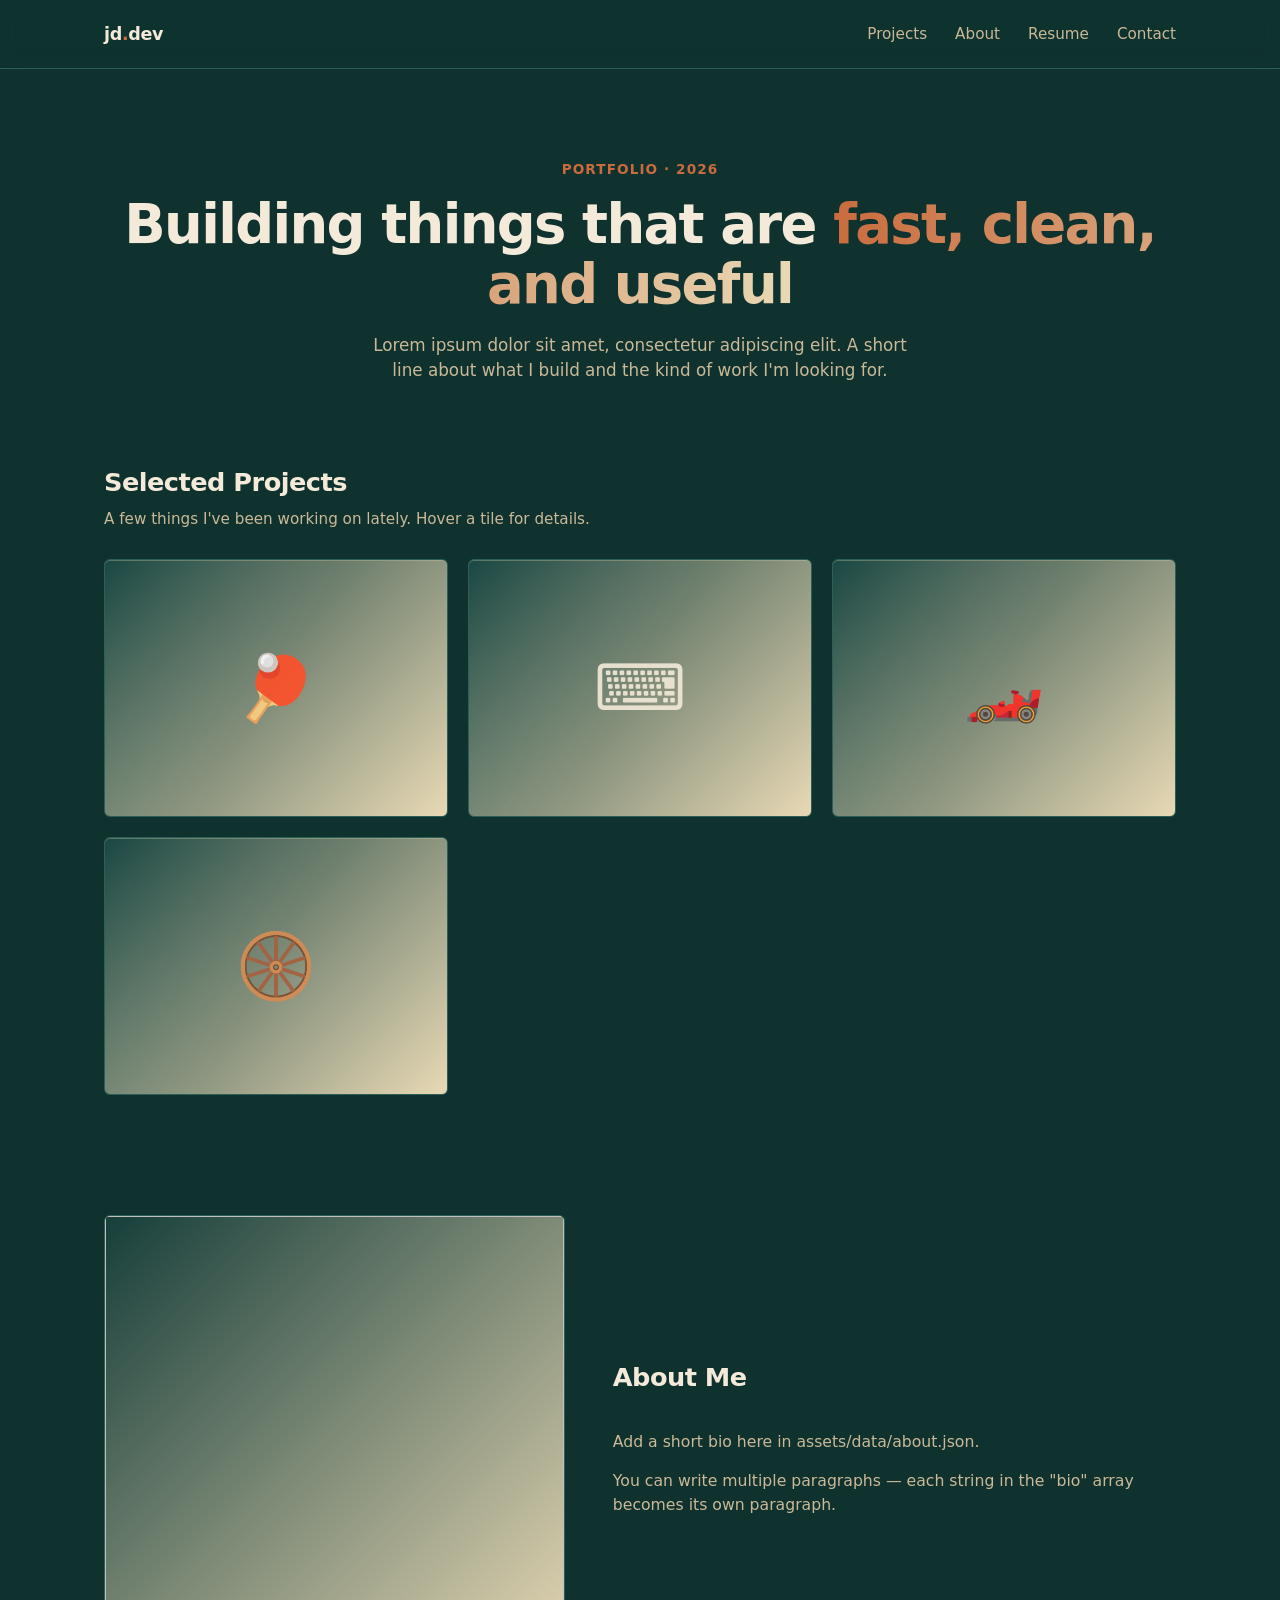
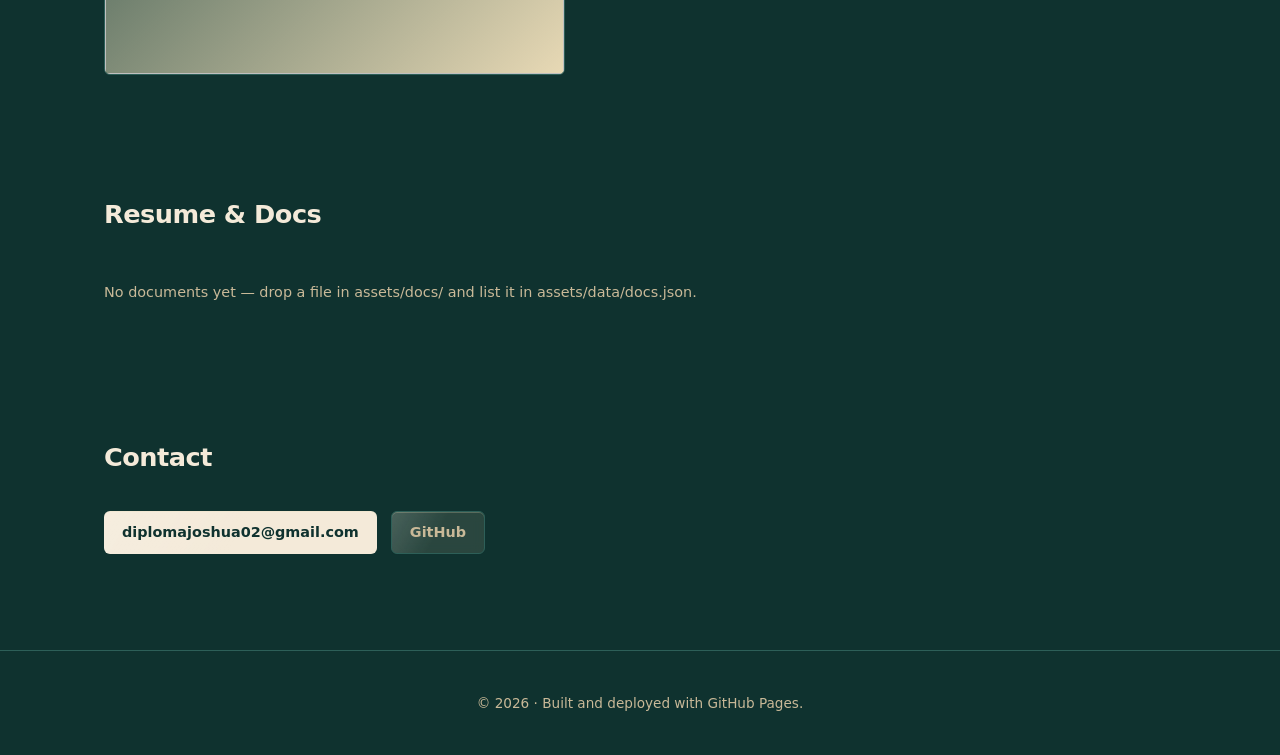
<file: index.html>
<!DOCTYPE html>
<html lang="en">
<head>
  <meta charset="UTF-8" />
  <meta name="viewport" content="width=device-width, initial-scale=1.0" />
  <title>Portfolio</title>
  <link rel="stylesheet" href="assets/css/style.css" />
</head>
<body>
  <header class="site-header">
    <div class="wrap">
      <a href="#" class="logo">jd<span>.</span>dev</a>
      <ul class="site-nav">
        <li><a href="#projects">Projects</a></li>
        <li><a href="#about">About</a></li>
        <li><a href="#docs">Resume</a></li>
        <li><a href="#contact">Contact</a></li>
      </ul>
    </div>
  </header>

  <section class="hero">
    <div class="wrap">
      <span class="eyebrow">Portfolio · 2026</span>
      <h1>Building things that are <em>fast, clean, and useful</em></h1>
      <p>Lorem ipsum dolor sit amet, consectetur adipiscing elit. A short line about what I build and the kind of work I'm looking for.</p>
    </div>
  </section>

  <section class="projects-section" id="projects">
    <div class="wrap">
      <div class="section-heading">
        <div>
          <h2>Selected Projects</h2>
          <p>A few things I've been working on lately. Hover a tile for details.</p>
        </div>
      </div>

      <div class="project-grid" data-project-grid></div>
    </div>
  </section>

  <section class="about-section" id="about">
    <div class="wrap about-grid">
      <div class="about-media">
        <img data-about-photo alt="" hidden />
      </div>
      <div class="about-body">
        <div class="section-heading">
          <div>
            <h2 data-about-heading>About Me</h2>
          </div>
        </div>
        <div data-about-bio></div>
      </div>
    </div>
  </section>

  <section class="docs-section" id="docs">
    <div class="wrap">
      <div class="section-heading">
        <div>
          <h2>Resume &amp; Docs</h2>
        </div>
      </div>
      <div class="docs-list" data-docs-list></div>
    </div>
  </section>

  <section class="contact-section" id="contact">
    <div class="wrap">
      <div class="section-heading">
        <div>
          <h2>Contact</h2>
        </div>
      </div>
      <div class="contact-links" data-contact-links></div>
    </div>
  </section>

  <footer class="site-footer">
    <div class="wrap">
      <p>&copy; 2026 · Built and deployed with GitHub Pages.</p>
    </div>
  </footer>

  <script src="assets/js/content.js"></script>
</body>
</html>
</file>
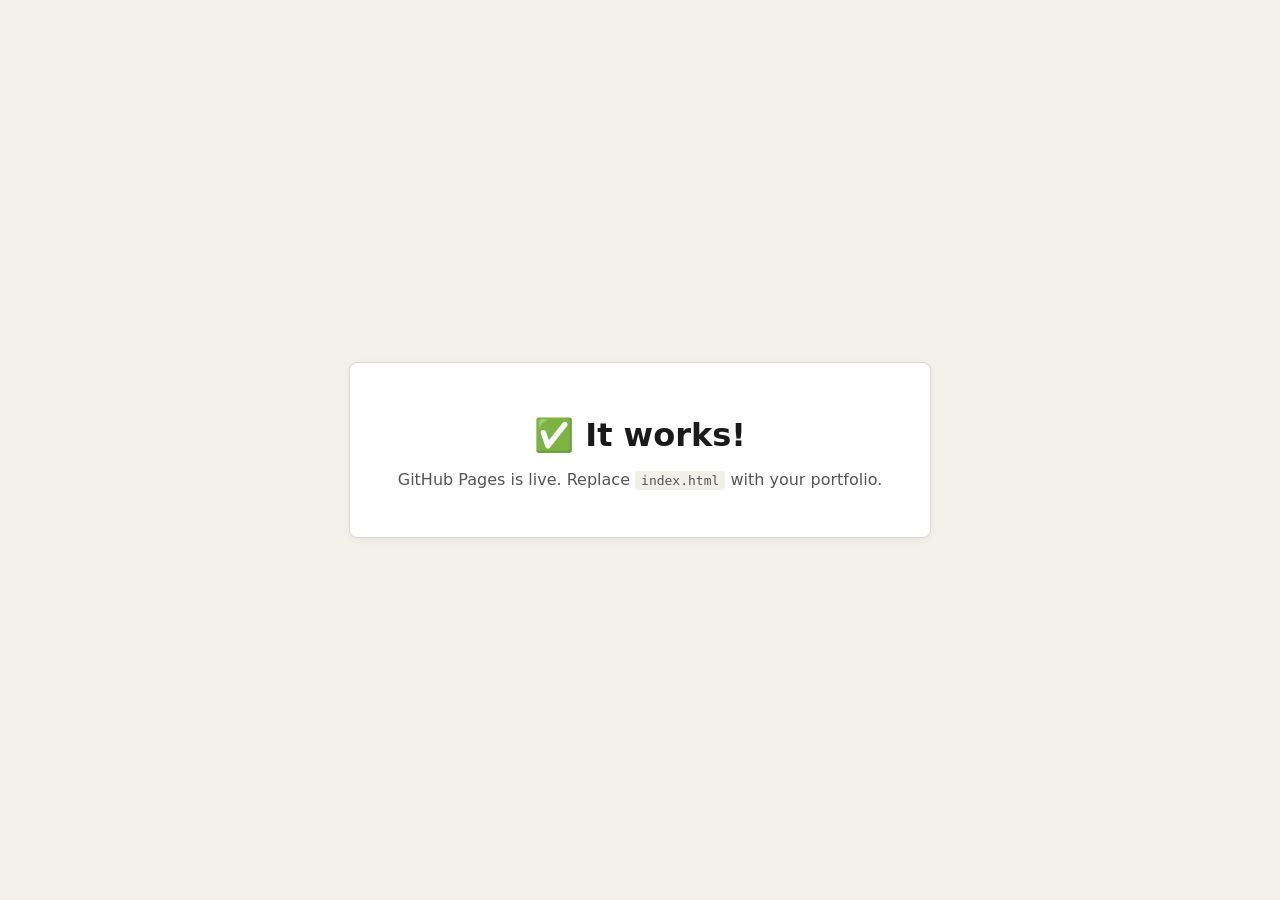
<file: root/index.html>
<!DOCTYPE html>
<html lang="en">
<head>
  <meta charset="UTF-8" />
  <meta name="viewport" content="width=device-width, initial-scale=1.0" />
  <title>GitHub Pages Test</title>
  <style>
    body {
      font-family: system-ui, -apple-system, sans-serif;
      background: #f4f1ea;
      color: #1a1a1a;
      display: flex;
      align-items: center;
      justify-content: center;
      height: 100vh;
      margin: 0;
      text-align: center;
    }
    .card {
      padding: 2rem 3rem;
      border: 1px solid #ddd8cc;
      border-radius: 8px;
      background: #fff;
      box-shadow: 0 2px 8px rgba(0,0,0,0.05);
    }
    h1 {
      margin-bottom: 0.5rem;
    }
    p {
      color: #555;
    }
    code {
      background: #f0efe8;
      padding: 2px 6px;
      border-radius: 4px;
    }
  </style>
</head>
<body>
  <div class="card">
    <h1>✅ It works!</h1>
    <p>GitHub Pages is live. Replace <code>index.html</code> with your portfolio.</p>
  </div>
</body>
</html>
</file>
<file: assets/css/style.css>
:root {
  --bg: #0f322f;
  --bg-alt: #0a2624;
  --surface: #163e3a;
  --surface-hover: #1c4b45;
  --border: #2d5f58;
  --text: #f4ead9;
  --text-muted: #c9b998;
  --accent: #c96b3d;
  --accent-2: #e8d9b5;
  --radius: 6px;
  --max-width: 1120px;

  --fallback-gradient: linear-gradient(135deg, #163e3a, #e8d9b5);

  /* Shared glass/mirror treatment for buttons and card-like surfaces:
     a frosted translucent base, a soft diagonal sheen, and a hairline
     highlight along the top edge to fake a glass bevel. */
  --glass-bg: rgba(232, 217, 181, 0.12);
  --glass-sheen: linear-gradient(120deg, rgba(255, 255, 255, 0.15), rgba(255, 255, 255, 0) 50%);
  --glass-border: rgba(232, 217, 181, 0.25);

  /* Project tiles slide a scrim over arbitrary cover photos for legibility —
     it stays dark regardless of theme, so its text/link colors are their own
     tokens rather than the page's --text/--accent-2. */
  --panel-text: #f7f1e4;
  --panel-text-muted: #d9cbb0;
  --panel-accent: #5fc2bd;
}

* {
  box-sizing: border-box;
}

html {
  scroll-behavior: smooth;
}

body {
  margin: 0;
  font-family: "Segoe UI", system-ui, -apple-system, sans-serif;
  background: var(--bg);
  color: var(--text);
  line-height: 1.5;
}

a {
  color: inherit;
}

.wrap {
  max-width: var(--max-width);
  margin: 0 auto;
  padding: 0 24px;
}

/* ---------- Header ---------- */

.site-header {
  position: sticky;
  top: 0;
  z-index: 50;
  backdrop-filter: blur(10px);
  background: rgba(15, 50, 47, 0.82);
  border-bottom: 1px solid var(--border);
}

.site-header .wrap {
  display: flex;
  align-items: center;
  justify-content: space-between;
  height: 68px;
}

.logo {
  font-weight: 700;
  font-size: 1.1rem;
  letter-spacing: -0.02em;
  text-decoration: none;
}

.logo span {
  color: var(--accent);
}

.site-nav {
  display: flex;
  gap: 28px;
  list-style: none;
  margin: 0;
  padding: 0;
}

.site-nav a {
  text-decoration: none;
  color: var(--text-muted);
  font-size: 0.95rem;
  transition: color 0.2s ease;
}

.site-nav a:hover {
  color: var(--text);
}

/* ---------- Hero ---------- */

.hero {
  padding: 88px 0 56px;
  text-align: center;
}

.hero .eyebrow {
  display: inline-block;
  color: var(--accent);
  font-size: 0.85rem;
  font-weight: 600;
  letter-spacing: 0.08em;
  text-transform: uppercase;
  margin-bottom: 16px;
}

.hero h1 {
  font-size: clamp(2.2rem, 5vw, 3.4rem);
  line-height: 1.1;
  letter-spacing: -0.03em;
  margin: 0 0 18px;
}

.hero h1 em {
  font-style: normal;
  background: linear-gradient(90deg, var(--accent), var(--accent-2));
  -webkit-background-clip: text;
  background-clip: text;
  color: transparent;
}

.hero p {
  max-width: 560px;
  margin: 0 auto;
  color: var(--text-muted);
  font-size: 1.05rem;
}

/* ---------- Section heading ---------- */

.section-heading {
  display: flex;
  align-items: flex-end;
  justify-content: space-between;
  margin-bottom: 28px;
  gap: 16px;
}

.section-heading h2 {
  font-size: 1.6rem;
  letter-spacing: -0.02em;
  margin: 0 0 6px;
}

.section-heading p {
  color: var(--text-muted);
  margin: 0;
  font-size: 0.95rem;
}

/* ---------- Projects Grid ---------- */

.projects-section {
  padding: 24px 0 96px;
}

.project-grid {
  display: grid;
  grid-template-columns: repeat(3, 1fr);
  gap: 20px;
}

.project-tile {
  display: block;
  position: relative;
  aspect-ratio: 4 / 3;
  border-radius: var(--radius);
  overflow: hidden;
  border: 1px solid var(--border);
  background: var(--gradient, var(--fallback-gradient));
  text-decoration: none;
  color: inherit;
  box-shadow: inset 0 1px 0 var(--glass-border);
  transition: border-color 0.2s ease;
}

.project-tile::before {
  content: "";
  position: absolute;
  inset: 0;
  z-index: 1;
  background: var(--glass-sheen);
  mix-blend-mode: overlay;
  pointer-events: none;
}

.project-tile:hover,
.project-tile:focus-within {
  border-color: var(--accent-2);
}

.project-tile:focus {
  outline: 2px solid var(--accent-2);
  outline-offset: 2px;
}

.tile-media {
  position: absolute;
  inset: 0;
  display: flex;
  align-items: center;
  justify-content: center;
}

.tile-media img {
  position: absolute;
  inset: 0;
  width: 100%;
  height: 100%;
  object-fit: cover;
}

.tile-media .glyph {
  font-size: 4rem;
  opacity: 0.9;
}

.tile-media .media-fallback {
  position: absolute;
  inset: 0;
  display: flex;
  align-items: center;
  justify-content: center;
}

.dev-placeholder {
  display: flex;
  flex-direction: column;
  align-items: center;
  gap: 8px;
  padding: 16px 18px;
  border: 1px dashed var(--border);
  border-radius: var(--radius);
  background: var(--bg-alt);
  color: var(--text-muted);
  text-align: center;
}

.dev-placeholder-label {
  font-size: 0.65rem;
  font-weight: 600;
  letter-spacing: 0.06em;
  text-transform: uppercase;
  color: var(--accent-2);
}

.dev-placeholder-filename {
  font-family: "SFMono-Regular", Consolas, "Liberation Mono", Menlo, monospace;
  font-size: 0.72rem;
  color: var(--text);
}

.dev-placeholder-filename strong {
  color: var(--accent);
  font-weight: 600;
}

.tile-panel {
  position: absolute;
  inset: auto 0 0 0;
  z-index: 2;
  max-height: 100%;
  overflow-y: auto;
  padding: 20px;
  background: linear-gradient(to top, rgba(26, 18, 10, 0.88) 55%, rgba(26, 18, 10, 0.65) 85%, transparent);
  backdrop-filter: blur(12px);
  border-top: 1px solid var(--glass-border);
  transform: translateY(100%);
  opacity: 0;
  transition: transform 0.25s ease, opacity 0.25s ease;
}

.project-tile:hover .tile-panel,
.project-tile:focus-within .tile-panel,
.project-tile:focus .tile-panel {
  transform: translateY(0);
  opacity: 1;
}

.tile-tag {
  display: inline-block;
  background: rgba(255, 250, 240, 0.12);
  border: 1px solid rgba(255, 250, 240, 0.18);
  color: var(--panel-text);
  font-size: 0.7rem;
  font-weight: 600;
  letter-spacing: 0.04em;
  text-transform: uppercase;
  padding: 4px 10px;
  border-radius: 6px;
  margin-bottom: 10px;
}

.tile-panel h3 {
  font-size: 1.1rem;
  margin: 0 0 8px;
  letter-spacing: -0.01em;
  color: var(--panel-text);
}

.tile-panel p {
  color: var(--panel-text-muted);
  font-size: 0.85rem;
  margin: 0 0 12px;
  display: -webkit-box;
  -webkit-line-clamp: 3;
  -webkit-box-orient: vertical;
  overflow: hidden;
}

.tile-panel .stack {
  display: flex;
  flex-wrap: wrap;
  gap: 6px;
  margin-bottom: 14px;
}

.tile-panel .stack span {
  font-size: 0.7rem;
  color: var(--panel-text-muted);
  border: 1px solid rgba(255, 250, 240, 0.18);
  padding: 3px 8px;
  border-radius: 6px;
  background: rgba(255, 250, 240, 0.06);
}

.tile-links {
  display: flex;
  gap: 10px;
  flex-wrap: wrap;
}

.tile-view-link {
  display: inline-flex;
  align-items: center;
  gap: 6px;
  font-size: 0.9rem;
  font-weight: 600;
  color: var(--panel-accent);
}

.btn {
  display: inline-flex;
  align-items: center;
  gap: 6px;
  text-decoration: none;
  font-size: 0.9rem;
  font-weight: 600;
  padding: 10px 18px;
  border-radius: 6px;
  box-shadow: inset 0 1px 0 var(--glass-border);
  transition: transform 0.15s ease, background 0.15s ease, opacity 0.15s ease, border-color 0.15s ease;
}

.btn-primary {
  background: var(--glass-sheen), var(--text);
  color: var(--bg);
}

.btn-primary:hover {
  transform: translateY(-1px);
  opacity: 0.9;
}

.btn-ghost {
  background: var(--glass-sheen), var(--glass-bg);
  backdrop-filter: blur(6px);
  color: var(--text-muted);
  border: 1px solid var(--border);
}

.btn-ghost:hover {
  color: var(--text);
  border-color: var(--accent-2);
}

/* ---------- About ---------- */

.about-section {
  padding: 24px 0 96px;
}

.about-grid {
  display: grid;
  grid-template-columns: 0.9fr 1.1fr;
  gap: 48px;
  align-items: center;
}

.about-media {
  aspect-ratio: 1 / 1;
  border-radius: var(--radius);
  overflow: hidden;
  background: var(--fallback-gradient);
  border: 1px solid var(--border);
  box-shadow: inset 0 1px 0 var(--glass-border);
}

.about-media img {
  width: 100%;
  height: 100%;
  object-fit: cover;
  display: block;
}

.about-body p {
  color: var(--text-muted);
  font-size: 0.98rem;
  margin: 0 0 16px;
}

/* ---------- Resume / Docs ---------- */

.docs-section {
  padding: 24px 0 96px;
}

.docs-list {
  display: flex;
  flex-direction: column;
  gap: 12px;
}

.doc-item {
  display: flex;
  align-items: baseline;
  gap: 12px;
  background: var(--glass-sheen), var(--glass-bg);
  backdrop-filter: blur(8px);
  border: 1px solid var(--border);
  border-radius: 6px;
  padding: 16px 20px;
  text-decoration: none;
  color: var(--text);
  box-shadow: inset 0 1px 0 var(--glass-border);
  transition: border-color 0.2s ease, background 0.2s ease;
}

.doc-item:hover {
  border-color: var(--accent-2);
  background: var(--glass-sheen), var(--surface-hover);
}

.doc-label {
  font-weight: 600;
}

.doc-description {
  color: var(--text-muted);
  font-size: 0.85rem;
}

.empty-note {
  color: var(--text-muted);
  font-size: 0.9rem;
}

/* ---------- Contact ---------- */

.contact-section {
  padding: 24px 0 96px;
}

.contact-links {
  display: flex;
  flex-wrap: wrap;
  gap: 14px;
}

/* ---------- Project Detail ---------- */

.project-detail-section {
  padding: 40px 0 96px;
}

.back-link {
  display: inline-block;
  color: var(--text-muted);
  text-decoration: none;
  font-size: 0.9rem;
  margin-bottom: 24px;
  transition: color 0.2s ease;
}

.back-link:hover {
  color: var(--text);
}

.project-detail-header {
  margin-bottom: 32px;
}

.project-detail-header h1 {
  font-size: 2rem;
  letter-spacing: -0.02em;
  margin: 10px 0 14px;
}

.project-summary {
  color: var(--text-muted);
  font-size: 1rem;
  max-width: 700px;
  margin: 0;
}

.section-tiles {
  display: grid;
  grid-template-columns: repeat(4, 1fr);
  gap: 16px;
  margin-bottom: 32px;
}

.section-tile {
  display: flex;
  flex-direction: column;
  align-items: center;
  gap: 8px;
  padding: 24px 16px;
  border-radius: var(--radius);
  border: 1px solid var(--border);
  background: var(--glass-sheen), var(--glass-bg);
  backdrop-filter: blur(8px);
  box-shadow: inset 0 1px 0 var(--glass-border);
  color: var(--text-muted);
  text-decoration: none;
  text-align: center;
  transition: border-color 0.2s ease, background 0.2s ease, color 0.2s ease;
}

.section-tile .glyph {
  font-size: 1.8rem;
}

.section-tile-label {
  font-weight: 600;
  font-size: 0.95rem;
}

.section-tile:hover {
  border-color: var(--accent-2);
  background: var(--glass-sheen), var(--surface-hover);
}

.section-tile.active {
  border-color: var(--accent-2);
  background: var(--glass-sheen), var(--surface-hover);
  color: var(--text);
}

.section-content {
  background: var(--surface);
  border: 1px solid var(--border);
  border-radius: var(--radius);
  padding: 28px 32px;
}

.section-content h4 {
  margin: 0 0 12px;
  font-size: 1.3rem;
  letter-spacing: -0.01em;
  color: var(--text);
}

.section-content h5 {
  margin: 20px 0 10px;
  font-size: 1.05rem;
  color: var(--text);
}

.section-content p {
  color: var(--text-muted);
  font-size: 0.98rem;
  margin: 0 0 14px;
}

.section-content ul {
  margin: 0 0 14px;
  padding-left: 20px;
  color: var(--text-muted);
}

.section-content li {
  margin-bottom: 6px;
}

.section-content a {
  color: var(--accent-2);
  text-decoration: underline;
}

.section-content img {
  display: block;
  max-width: 100%;
  height: auto;
  border-radius: var(--radius);
  margin: 0 0 14px;
}

.section-content strong {
  color: var(--text);
}

.section-content > *:last-child {
  margin-bottom: 0;
}

/* ---------- Footer ---------- */

.site-footer {
  border-top: 1px solid var(--border);
  padding: 28px 0;
  text-align: center;
  color: var(--text-muted);
  font-size: 0.85rem;
}

/* ---------- Responsive ---------- */

@media (max-width: 900px) {
  .project-grid {
    grid-template-columns: repeat(2, 1fr);
  }
}

@media (max-width: 760px) {
  .project-grid {
    grid-template-columns: 1fr;
  }

  .project-tile {
    aspect-ratio: 16 / 10;
  }

  .section-tiles {
    grid-template-columns: repeat(2, 1fr);
  }

  .site-nav {
    display: none;
  }

  .about-grid {
    grid-template-columns: 1fr;
    gap: 28px;
  }

  .about-media {
    max-width: 280px;
    margin: 0 auto;
  }
}
</file>
